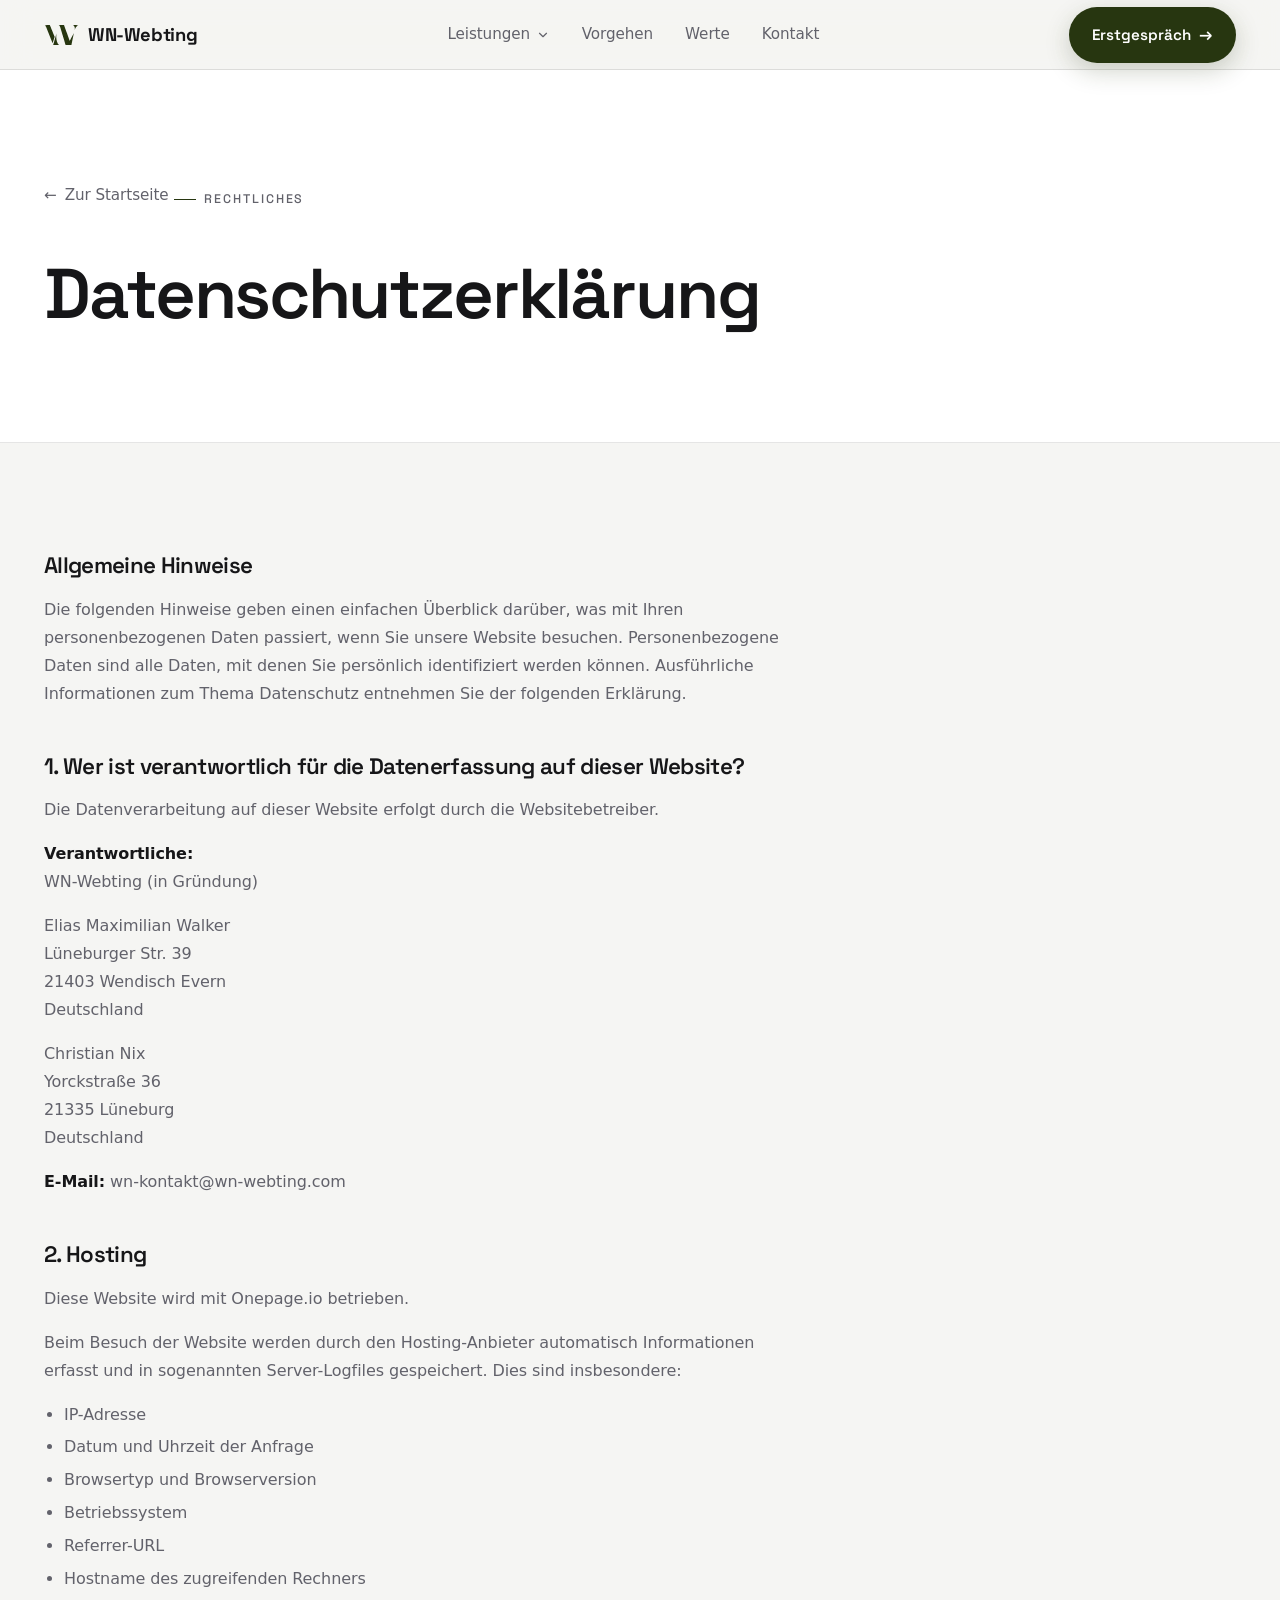
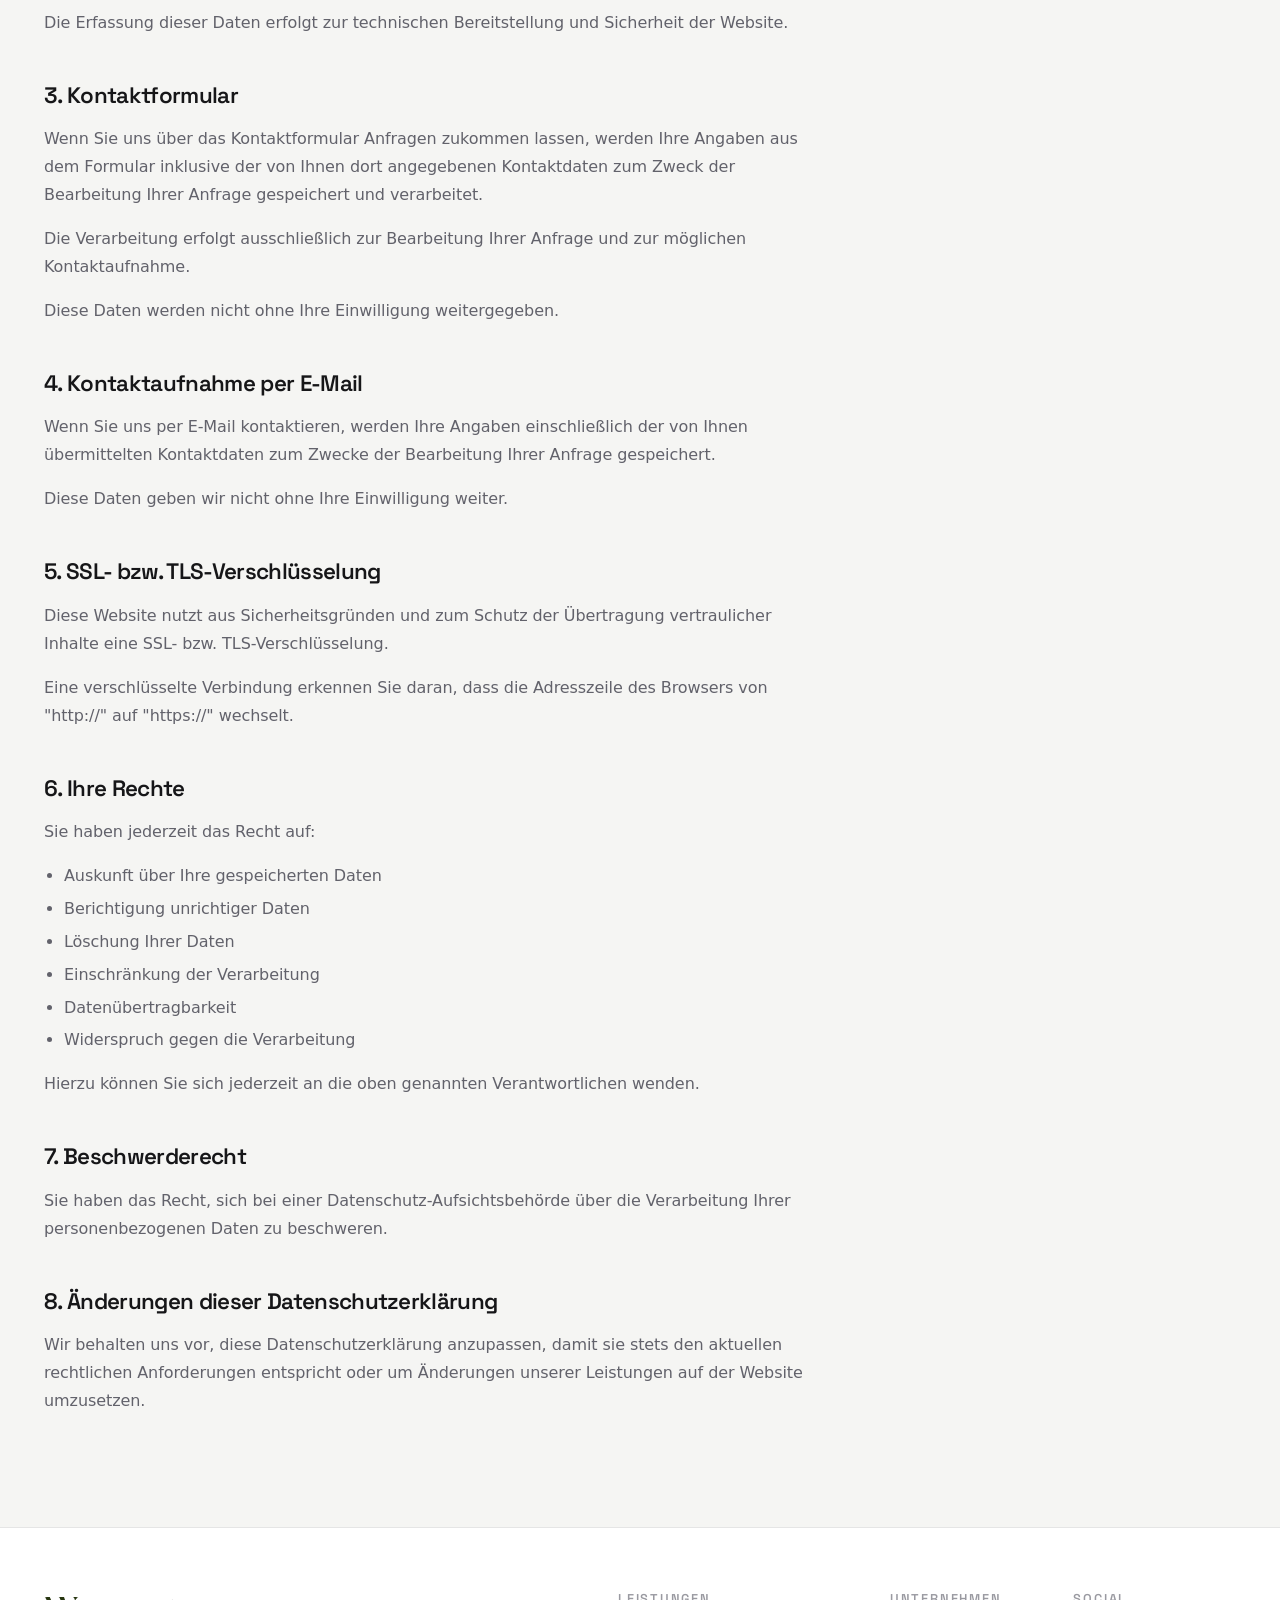
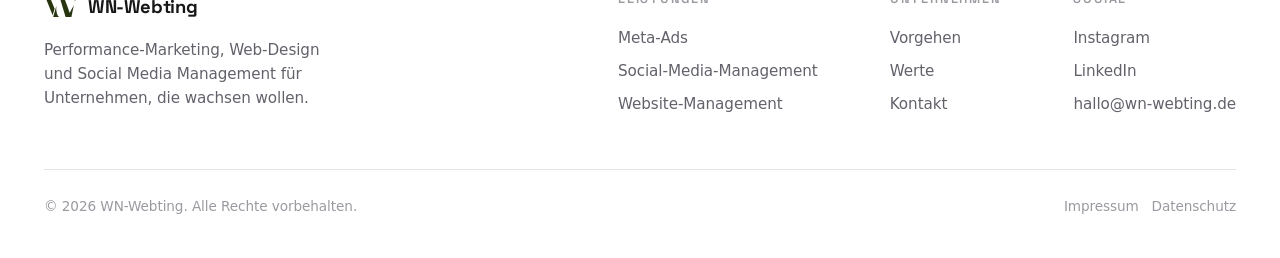
<file: datenschutz.html>
<!doctype html>
<html lang="de">
<head>
<meta charset="utf-8" />
<meta name="viewport" content="width=device-width, initial-scale=1" />
<title>Datenschutz | WN-Webting</title>
<meta name="description" content="Datenschutzerklärung von WN-Webting: welche Daten wir erheben und wie wir sie verarbeiten." />
<meta name="robots" content="noindex, nofollow" />
<link rel="preconnect" href="https://fonts.googleapis.com" />
<link rel="preconnect" href="https://fonts.gstatic.com" crossorigin />
<link href="https://fonts.googleapis.com/css2?family=Space+Grotesk:wght@400;500;600;700&display=swap" rel="stylesheet" />
<link rel="stylesheet" href="styles.css" />
</head>
<body>

<header class="nav">
  <div class="wrap">
    <a href="index.html" class="brand"><img class="brand-logo" src="logo.svg" alt="WN-Webting Logo" />WN-Webting</a>
    <nav class="nav-links">
      <div class="nav-item">
        <a href="index.html#leistungen">Leistungen <svg class="nav-chevron" viewBox="0 0 24 24" fill="none" stroke="currentColor" stroke-width="2" stroke-linecap="round" stroke-linejoin="round" aria-hidden="true"><path d="M6 9l6 6 6-6"/></svg></a>
        <div class="nav-dropdown">
          <a href="meta-ads.html">Meta-Ads</a>
          <a href="social-media-management.html">Social-Media-Management</a>
          <a href="website-management.html">Website-Management</a>
        </div>
      </div>
      <a href="index.html#vorgehen">Vorgehen</a>
      <a href="index.html#werte">Werte</a>
      <a href="index.html#kontakt">Kontakt</a>
    </nav>
    <div class="nav-cta">
      <a href="index.html#kontakt" class="btn btn-primary" data-magnetic>Erstgespräch <span class="btn-arrow">&rarr;</span></a>
    </div>
  </div>
</header>

<!-- PAGE HERO -->
<section class="page-hero">
  <div class="wrap">
    <a href="index.html" class="back-link"><span aria-hidden="true">&larr;</span> Zur Startseite</a>
    <span class="eyebrow">Rechtliches</span>
    <h1>Datenschutzerklärung</h1>
  </div>
</section>

<!-- LEGAL CONTENT -->
<section>
  <div class="wrap">
    <div class="legal-wrap">

      <div class="legal-block reveal">
        <h2>Allgemeine Hinweise</h2>
        <p>Die folgenden Hinweise geben einen einfachen Überblick darüber, was mit Ihren personenbezogenen Daten passiert, wenn Sie unsere Website besuchen. Personenbezogene Daten sind alle Daten, mit denen Sie persönlich identifiziert werden können. Ausführliche Informationen zum Thema Datenschutz entnehmen Sie der folgenden Erklärung.</p>
      </div>

      <div class="legal-block reveal">
        <h2>1. Wer ist verantwortlich für die Datenerfassung auf dieser Website?</h2>
        <p>Die Datenverarbeitung auf dieser Website erfolgt durch die Websitebetreiber.</p>
        <p>
          <strong>Verantwortliche:</strong><br />
          WN-Webting (in Gründung)
        </p>
        <p>
          Elias Maximilian Walker<br />
          Lüneburger Str. 39<br />
          21403 Wendisch Evern<br />
          Deutschland
        </p>
        <p>
          Christian Nix<br />
          Yorckstraße 36<br />
          21335 Lüneburg<br />
          Deutschland
        </p>
        <p><strong>E-Mail:</strong> wn-kontakt@wn-webting.com</p>
      </div>

      <div class="legal-block reveal">
        <h2>2. Hosting</h2>
        <p>Diese Website wird mit Onepage.io betrieben.</p>
        <p>Beim Besuch der Website werden durch den Hosting-Anbieter automatisch Informationen erfasst und in sogenannten Server-Logfiles gespeichert. Dies sind insbesondere:</p>
        <ul>
          <li>IP-Adresse</li>
          <li>Datum und Uhrzeit der Anfrage</li>
          <li>Browsertyp und Browserversion</li>
          <li>Betriebssystem</li>
          <li>Referrer-URL</li>
          <li>Hostname des zugreifenden Rechners</li>
        </ul>
        <p>Die Erfassung dieser Daten erfolgt zur technischen Bereitstellung und Sicherheit der Website.</p>
      </div>

      <div class="legal-block reveal">
        <h2>3. Kontaktformular</h2>
        <p>Wenn Sie uns über das Kontaktformular Anfragen zukommen lassen, werden Ihre Angaben aus dem Formular inklusive der von Ihnen dort angegebenen Kontaktdaten zum Zweck der Bearbeitung Ihrer Anfrage gespeichert und verarbeitet.</p>
        <p>Die Verarbeitung erfolgt ausschließlich zur Bearbeitung Ihrer Anfrage und zur möglichen Kontaktaufnahme.</p>
        <p>Diese Daten werden nicht ohne Ihre Einwilligung weitergegeben.</p>
      </div>

      <div class="legal-block reveal">
        <h2>4. Kontaktaufnahme per E-Mail</h2>
        <p>Wenn Sie uns per E-Mail kontaktieren, werden Ihre Angaben einschließlich der von Ihnen übermittelten Kontaktdaten zum Zwecke der Bearbeitung Ihrer Anfrage gespeichert.</p>
        <p>Diese Daten geben wir nicht ohne Ihre Einwilligung weiter.</p>
      </div>

      <div class="legal-block reveal">
        <h2>5. SSL- bzw. TLS-Verschlüsselung</h2>
        <p>Diese Website nutzt aus Sicherheitsgründen und zum Schutz der Übertragung vertraulicher Inhalte eine SSL- bzw. TLS-Verschlüsselung.</p>
        <p>Eine verschlüsselte Verbindung erkennen Sie daran, dass die Adresszeile des Browsers von "http://" auf "https://" wechselt.</p>
      </div>

      <div class="legal-block reveal">
        <h2>6. Ihre Rechte</h2>
        <p>Sie haben jederzeit das Recht auf:</p>
        <ul>
          <li>Auskunft über Ihre gespeicherten Daten</li>
          <li>Berichtigung unrichtiger Daten</li>
          <li>Löschung Ihrer Daten</li>
          <li>Einschränkung der Verarbeitung</li>
          <li>Datenübertragbarkeit</li>
          <li>Widerspruch gegen die Verarbeitung</li>
        </ul>
        <p>Hierzu können Sie sich jederzeit an die oben genannten Verantwortlichen wenden.</p>
      </div>

      <div class="legal-block reveal">
        <h2>7. Beschwerderecht</h2>
        <p>Sie haben das Recht, sich bei einer Datenschutz-Aufsichtsbehörde über die Verarbeitung Ihrer personenbezogenen Daten zu beschweren.</p>
      </div>

      <div class="legal-block reveal">
        <h2>8. Änderungen dieser Datenschutzerklärung</h2>
        <p>Wir behalten uns vor, diese Datenschutzerklärung anzupassen, damit sie stets den aktuellen rechtlichen Anforderungen entspricht oder um Änderungen unserer Leistungen auf der Website umzusetzen.</p>
      </div>

    </div>
  </div>
</section>

<footer>
  <div class="wrap">
    <div class="foot-top">
      <div class="foot-brand">
        <div class="brand"><img class="brand-logo" src="logo.svg" alt="WN-Webting Logo" />WN-Webting</div>
        <p>Performance-Marketing, Web-Design und Social Media Management für Unternehmen, die wachsen wollen.</p>
      </div>
      <div class="foot-cols">
        <div class="foot-col">
          <h4>Leistungen</h4>
          <a href="meta-ads.html">Meta-Ads</a>
          <a href="social-media-management.html">Social-Media-Management</a>
          <a href="website-management.html">Website-Management</a>
        </div>
        <div class="foot-col">
          <h4>Unternehmen</h4>
          <a href="index.html#vorgehen">Vorgehen</a>
          <a href="index.html#werte">Werte</a>
          <a href="index.html#kontakt">Kontakt</a>
        </div>
        <div class="foot-col">
          <h4>Social</h4>
          <a href="#" rel="noopener">Instagram</a>
          <a href="#" rel="noopener">LinkedIn</a>
          <a href="mailto:hallo@wn-webting.de">hallo@wn-webting.de</a>
        </div>
      </div>
    </div>
    <div class="foot-bottom">
      <span>&copy; 2026 WN-Webting. Alle Rechte vorbehalten.</span>
      <span><a href="impressum.html">Impressum</a> &nbsp; <a href="datenschutz.html">Datenschutz</a></span>
    </div>
  </div>
</footer>

<script src="app.js"></script>
</body>
</html>
</file>
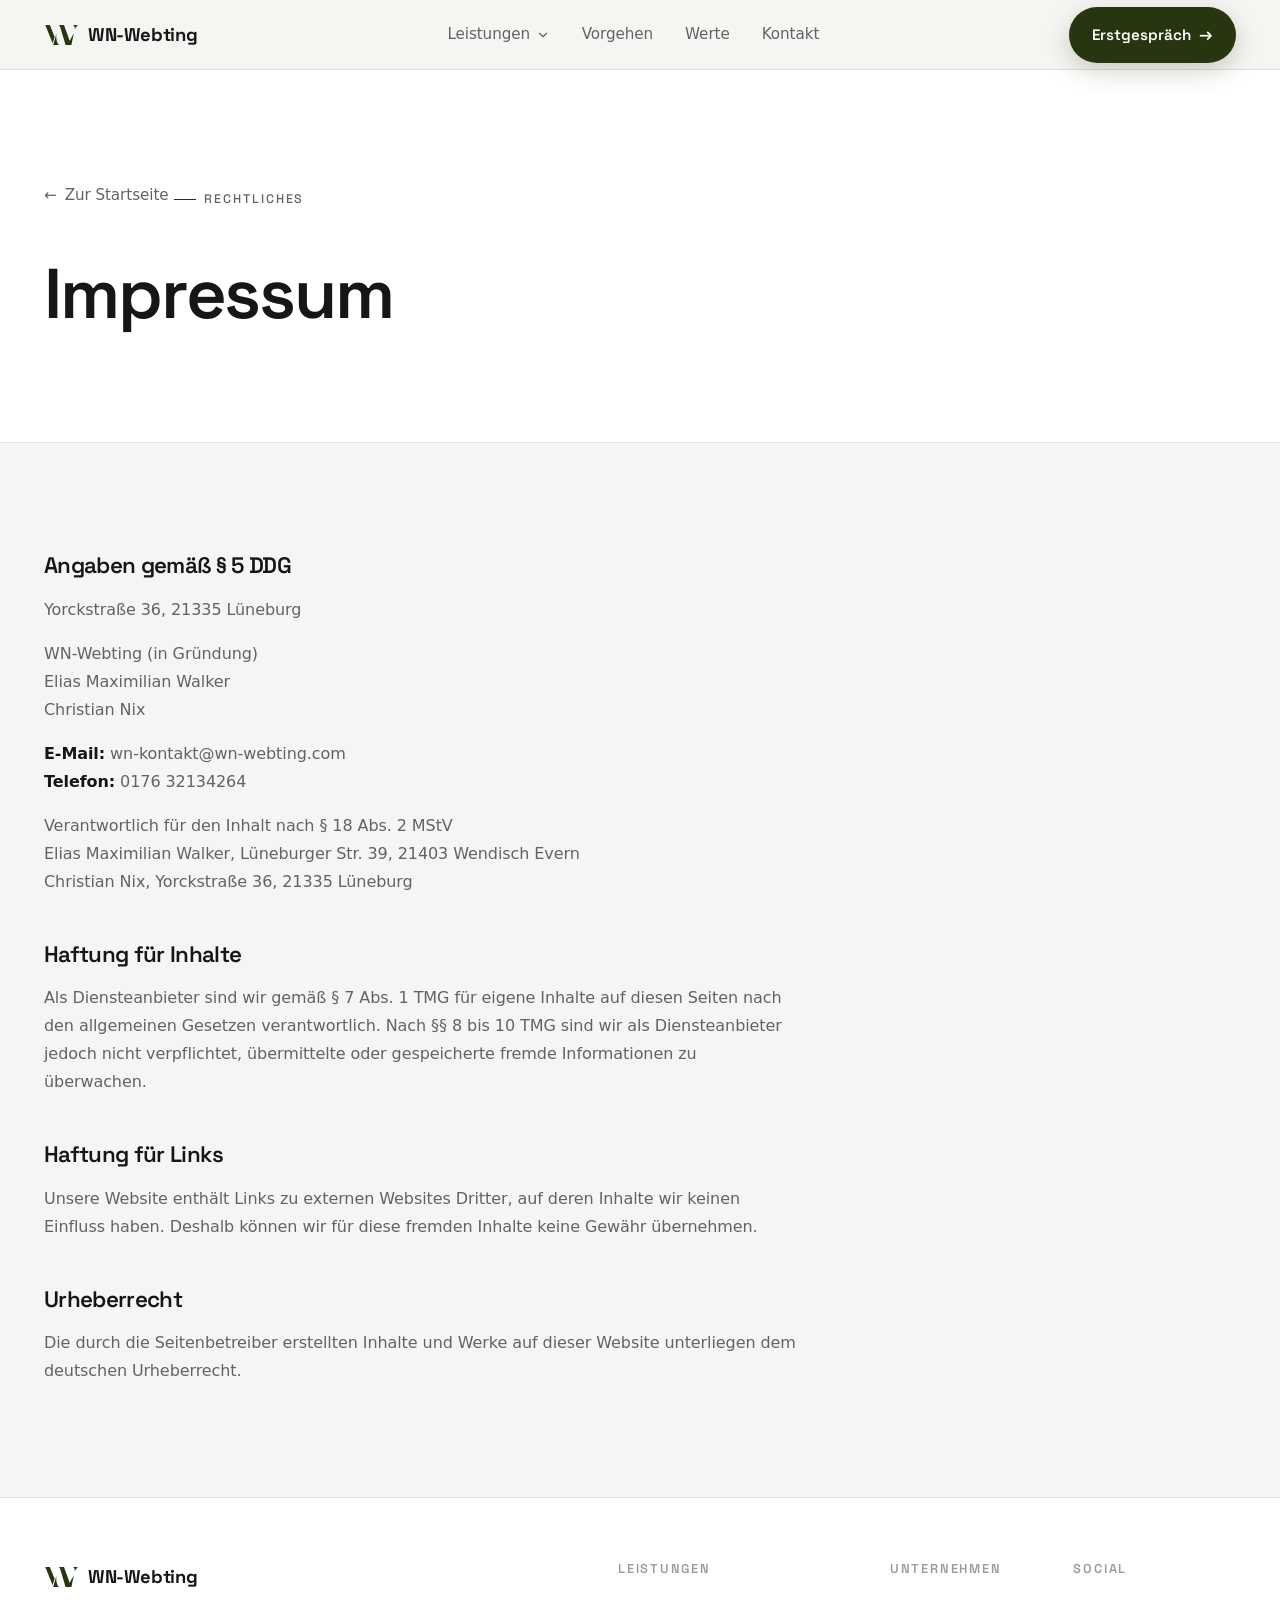
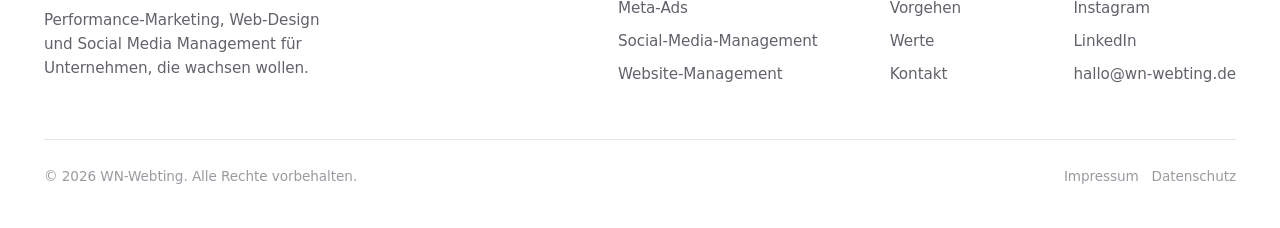
<file: impressum.html>
<!doctype html>
<html lang="de">
<head>
<meta charset="utf-8" />
<meta name="viewport" content="width=device-width, initial-scale=1" />
<title>Impressum | WN-Webting</title>
<meta name="description" content="Impressum von WN-Webting gemäß § 5 DDG." />
<meta name="robots" content="noindex, nofollow" />
<link rel="preconnect" href="https://fonts.googleapis.com" />
<link rel="preconnect" href="https://fonts.gstatic.com" crossorigin />
<link href="https://fonts.googleapis.com/css2?family=Space+Grotesk:wght@400;500;600;700&display=swap" rel="stylesheet" />
<link rel="stylesheet" href="styles.css" />
</head>
<body>

<header class="nav">
  <div class="wrap">
    <a href="index.html" class="brand"><img class="brand-logo" src="logo.svg" alt="WN-Webting Logo" />WN-Webting</a>
    <nav class="nav-links">
      <div class="nav-item">
        <a href="index.html#leistungen">Leistungen <svg class="nav-chevron" viewBox="0 0 24 24" fill="none" stroke="currentColor" stroke-width="2" stroke-linecap="round" stroke-linejoin="round" aria-hidden="true"><path d="M6 9l6 6 6-6"/></svg></a>
        <div class="nav-dropdown">
          <a href="meta-ads.html">Meta-Ads</a>
          <a href="social-media-management.html">Social-Media-Management</a>
          <a href="website-management.html">Website-Management</a>
        </div>
      </div>
      <a href="index.html#vorgehen">Vorgehen</a>
      <a href="index.html#werte">Werte</a>
      <a href="index.html#kontakt">Kontakt</a>
    </nav>
    <div class="nav-cta">
      <a href="index.html#kontakt" class="btn btn-primary" data-magnetic>Erstgespräch <span class="btn-arrow">&rarr;</span></a>
    </div>
  </div>
</header>

<!-- PAGE HERO -->
<section class="page-hero">
  <div class="wrap">
    <a href="index.html" class="back-link"><span aria-hidden="true">&larr;</span> Zur Startseite</a>
    <span class="eyebrow">Rechtliches</span>
    <h1>Impressum</h1>
  </div>
</section>

<!-- LEGAL CONTENT -->
<section>
  <div class="wrap">
    <div class="legal-wrap">

      <div class="legal-block reveal">
        <h2>Angaben gemäß § 5 DDG</h2>
        <p>Yorckstraße 36, 21335 Lüneburg</p>
        <p>
          WN-Webting (in Gründung)<br />
          Elias Maximilian Walker<br />
          Christian Nix
        </p>
        <p>
          <strong>E-Mail:</strong> wn-kontakt@wn-webting.com<br />
          <strong>Telefon:</strong> 0176 32134264
        </p>
        <p>
          Verantwortlich für den Inhalt nach § 18 Abs. 2 MStV<br />
          Elias Maximilian Walker, Lüneburger Str. 39, 21403 Wendisch Evern<br />
          Christian Nix, Yorckstraße 36, 21335 Lüneburg
        </p>
      </div>

      <div class="legal-block reveal">
        <h2>Haftung für Inhalte</h2>
        <p>Als Diensteanbieter sind wir gemäß § 7 Abs. 1 TMG für eigene Inhalte auf diesen Seiten nach den allgemeinen Gesetzen verantwortlich. Nach §§ 8 bis 10 TMG sind wir als Diensteanbieter jedoch nicht verpflichtet, übermittelte oder gespeicherte fremde Informationen zu überwachen.</p>
      </div>

      <div class="legal-block reveal">
        <h2>Haftung für Links</h2>
        <p>Unsere Website enthält Links zu externen Websites Dritter, auf deren Inhalte wir keinen Einfluss haben. Deshalb können wir für diese fremden Inhalte keine Gewähr übernehmen.</p>
      </div>

      <div class="legal-block reveal">
        <h2>Urheberrecht</h2>
        <p>Die durch die Seitenbetreiber erstellten Inhalte und Werke auf dieser Website unterliegen dem deutschen Urheberrecht.</p>
      </div>

    </div>
  </div>
</section>

<footer>
  <div class="wrap">
    <div class="foot-top">
      <div class="foot-brand">
        <div class="brand"><img class="brand-logo" src="logo.svg" alt="WN-Webting Logo" />WN-Webting</div>
        <p>Performance-Marketing, Web-Design und Social Media Management für Unternehmen, die wachsen wollen.</p>
      </div>
      <div class="foot-cols">
        <div class="foot-col">
          <h4>Leistungen</h4>
          <a href="meta-ads.html">Meta-Ads</a>
          <a href="social-media-management.html">Social-Media-Management</a>
          <a href="website-management.html">Website-Management</a>
        </div>
        <div class="foot-col">
          <h4>Unternehmen</h4>
          <a href="index.html#vorgehen">Vorgehen</a>
          <a href="index.html#werte">Werte</a>
          <a href="index.html#kontakt">Kontakt</a>
        </div>
        <div class="foot-col">
          <h4>Social</h4>
          <a href="#" rel="noopener">Instagram</a>
          <a href="#" rel="noopener">LinkedIn</a>
          <a href="mailto:hallo@wn-webting.de">hallo@wn-webting.de</a>
        </div>
      </div>
    </div>
    <div class="foot-bottom">
      <span>&copy; 2026 WN-Webting. Alle Rechte vorbehalten.</span>
      <span><a href="impressum.html">Impressum</a> &nbsp; <a href="datenschutz.html">Datenschutz</a></span>
    </div>
  </div>
</footer>

<script src="app.js"></script>
</body>
</html>
</file>
<file: styles.css>
/* ============================================================
   WN-Webting - shared design system (used by all pages)
   Theme lock: LIGHT for the whole site.
   Accent lock: ONE accent (dark olive green #273610) for all action colors.
   Shape rule: media/surfaces = 16px, buttons = pill, inputs = 10px.
   Fonts: Space Grotesk (display) + system sans (body).
   ============================================================ */

:root{
  --bg:        #f5f5f3;   /* clean warm off-white */
  --bg-2:      #ffffff;   /* elevated surface / cards */
  --bg-3:      #ecebe7;   /* tinted band */
  --text:      #161618;
  --muted:     #62626b;
  --muted-2:   #9a9aa1;
  --line:      rgba(0,0,0,.10);
  --line-2:    rgba(0,0,0,.15);
  --accent:    #273610;   /* standout action color - single accent */
  --accent-hover:#34481a;
  --accent-ink:#ffffff;   /* text ON the accent */
  --radius:    16px;
  --radius-sm: 10px;
  --maxw:      1240px;
  --ease:      cubic-bezier(.16,1,.3,1);
  --sans:      system-ui, -apple-system, "Segoe UI", Roboto, Helvetica, Arial, sans-serif;
  --display:   "Space Grotesk", var(--sans);
}

*{ box-sizing:border-box; }
html{ scroll-behavior:smooth; -webkit-text-size-adjust:100%; }
body{
  margin:0;
  background:var(--bg);
  color:var(--text);
  font-family:var(--sans);
  font-size:16px;
  line-height:1.6;
  letter-spacing:-.005em;
  -webkit-font-smoothing:antialiased;
  overflow-x:hidden;
}
h1,h2,h3,h4{ font-family:var(--display); font-weight:600; line-height:1.02; letter-spacing:-.03em; margin:0; }
p{ margin:0; }
a{ color:inherit; text-decoration:none; }
img{ display:block; max-width:100%; }
.wrap{ width:100%; max-width:var(--maxw); margin:0 auto; padding:0 24px; }
.muted{ color:var(--muted); }
.accent{ color:var(--accent); }

/* ---------- buttons (pill) ---------- */
.btn{
  display:inline-flex; align-items:center; gap:.55rem;
  font-family:var(--display); font-weight:600; font-size:.95rem;
  padding:.85rem 1.4rem; border-radius:999px;
  border:1px solid transparent; cursor:pointer;
  transition:transform .18s var(--ease), background .2s var(--ease), color .2s var(--ease), border-color .2s var(--ease);
  will-change:transform; white-space:nowrap;
}
.btn:active{ transform:translateY(1px) scale(.985); }
.btn-primary{ background:var(--accent); color:var(--accent-ink); box-shadow:0 8px 24px rgba(39,54,16,.22); }
.btn-primary:hover{ background:var(--accent-hover); }
.btn-ghost{ background:transparent; color:var(--text); border-color:var(--line-2); }
.btn-ghost:hover{ border-color:var(--text); }
.btn-arrow{ font-size:1.1em; transition:transform .2s var(--ease); }
.btn:hover .btn-arrow{ transform:translateX(3px); }

/* eyebrow (rationed: max 1 per 3 sections) */
.eyebrow{
  display:inline-flex; align-items:center; gap:.5rem;
  font-family:var(--display); font-size:.78rem; font-weight:500;
  letter-spacing:.16em; text-transform:uppercase; color:var(--muted);
}
.eyebrow::before{ content:""; width:22px; height:1px; background:var(--accent); }

/* ---------- nav ---------- */
header.nav{
  position:sticky; top:0; z-index:50; height:70px;
  display:flex; align-items:center;
  background:rgba(245,245,243,.78);
  backdrop-filter:blur(14px) saturate(140%);
  -webkit-backdrop-filter:blur(14px) saturate(140%);
  border-bottom:1px solid var(--line);
}
.nav .wrap{ display:flex; align-items:center; justify-content:space-between; gap:1.5rem; }
.brand{ font-family:var(--display); font-weight:700; font-size:1.15rem; letter-spacing:-.02em; display:flex; align-items:center; gap:.55rem; }
.brand .dot{ width:9px; height:9px; border-radius:999px; background:var(--accent); box-shadow:0 0 12px rgba(39,54,16,.6); flex:0 0 auto; }
.brand-logo{ height:20px; width:auto; flex:0 0 auto; border-radius:3px; display:block; }
.nav-links{ display:flex; align-items:center; gap:2rem; }
.nav-links a{ font-size:.95rem; color:var(--muted); transition:color .2s var(--ease); }
.nav-links a:hover{ color:var(--text); }
.nav-cta{ display:flex; align-items:center; gap:1rem; }

/* ---------- nav dropdown (hover to reveal service subpages) ---------- */
.nav-item{ position:relative; display:flex; align-items:center; }
.nav-item > a{ display:flex; align-items:center; gap:.35rem; }
.nav-chevron{ width:14px; height:14px; transition:transform .2s var(--ease); }
.nav-item:hover .nav-chevron{ transform:rotate(180deg); }
/* invisible bridge: keeps the item "hovered" while the cursor crosses the
   gap between the link and the dropdown, so the menu doesn't close early. */
.nav-item::after{
  content:""; position:absolute; top:100%; left:50%; transform:translateX(-50%);
  width:240px; height:14px;
}
.nav-dropdown{
  position:absolute; top:calc(100% + 10px); left:50%; transform:translate(-50%, 4px);
  min-width:230px; padding:6px;
  background:rgba(245,245,243,.7);
  backdrop-filter:blur(20px) saturate(160%);
  -webkit-backdrop-filter:blur(20px) saturate(160%);
  border:1px solid rgba(0,0,0,.06); border-radius:var(--radius-sm);
  box-shadow:0 16px 40px rgba(0,0,0,.07);
  display:flex; flex-direction:column; gap:1px;
  opacity:0; visibility:hidden; pointer-events:none;
  transition:opacity .16s var(--ease), transform .16s var(--ease), visibility .16s;
  z-index:60;
}
.nav-item:hover .nav-dropdown,
.nav-dropdown:hover{
  opacity:1; visibility:visible; pointer-events:auto; transform:translate(-50%, 0);
}
.nav-dropdown a{
  font-size:.88rem; font-weight:500; color:var(--muted); padding:.6rem .75rem; border-radius:7px;
  transition:background .15s var(--ease), color .15s var(--ease);
}
.nav-dropdown a:hover{ background:rgba(0,0,0,.05); color:var(--text); }

/* ---------- hero (scroll-morph image field, centered composition) ---------- */
.hero{ position:relative; height:100dvh; min-height:640px; overflow:hidden; }
.hero-stage{ position:absolute; inset:0; z-index:1; }
.hero-card{
  position:absolute; left:50%; top:50%;
  width:64px; height:90px; margin:-45px 0 0 -32px;
  border-radius:12px; overflow:hidden; will-change:transform,opacity;
  box-shadow:0 10px 26px rgba(0,0,0,.14); background:#ddd;
}
.hero-card img{ width:100%; height:100%; object-fit:cover; filter:grayscale(1) contrast(1.03); }
.hero-card::after{ content:""; position:absolute; inset:0; background:rgba(39,54,16,.06); }

.hero-center{
  position:absolute; inset:0; z-index:10; pointer-events:none;
  display:flex; flex-direction:column; align-items:center; justify-content:center;
  text-align:center; padding:0 24px;
}
/* soft spotlight scrim: keeps copy readable above the image ring on every screen.
   z-index:-1 sits above the card stage (z1) but below the hero text. */
.hero-center::before{
  content:""; position:absolute; left:50%; top:50%; transform:translate(-50%,-50%);
  width:min(760px,94vw); height:min(560px,72vh); z-index:-1; pointer-events:none;
  background:radial-gradient(closest-side, var(--bg) 46%, rgba(245,245,243,.7) 66%, rgba(245,245,243,0) 82%);
  filter:blur(6px);
}
.hero-center > *{ pointer-events:auto; }
.hero-center .eyebrow{ justify-content:center; }
.hero h1{ font-size:clamp(2.6rem, 6.4vw, 5rem); margin:1.2rem 0 0; max-width:16ch; }
.hero h1 em{ font-style:italic; color:var(--accent); }
.hero-sub{ font-size:1.12rem; color:var(--muted); margin:1.3rem auto 0; max-width:38ch; }
.hero-actions{ display:flex; gap:.9rem; margin-top:2rem; flex-wrap:wrap; justify-content:center; }

/* ---------- logo marquee (the ONE marquee on the page) ---------- */
.proof{ border-top:1px solid var(--line); border-bottom:1px solid var(--line); padding:34px 0; background:var(--bg-2); }
.proof-label{ text-align:center; font-size:.85rem; color:var(--muted-2); margin-bottom:22px; }
.marquee{ position:relative; overflow:hidden; -webkit-mask-image:linear-gradient(90deg, transparent, #000 12%, #000 88%, transparent); mask-image:linear-gradient(90deg, transparent, #000 12%, #000 88%, transparent); }
.marquee-track{ display:flex; gap:64px; width:max-content; animation:scroll 34s linear infinite; }
.marquee:hover .marquee-track{ animation-play-state:paused; }
.marquee img{ height:26px; opacity:.5; filter:grayscale(1); transition:opacity .2s var(--ease); }
.marquee img:hover{ opacity:1; }
@keyframes scroll{ to{ transform:translateX(-50%); } }

/* ---------- section shell ---------- */
section:not(.hero){ padding:112px 0; }
.sec-head{ max-width:60ch; margin-bottom:56px; }
.sec-head h2{ font-size:clamp(2rem, 4vw, 3.1rem); margin-top:1rem; }
.sec-head p{ color:var(--muted); margin-top:1.1rem; font-size:1.08rem; }

/* ---------- services (3 cards: image, title, text, button) ---------- */
.services-grid{ display:grid; grid-template-columns:repeat(3,1fr); gap:28px; }
.service-card{ display:flex; flex-direction:column; }
.service-media{ border-radius:var(--radius); overflow:hidden; aspect-ratio:16/11; margin-bottom:26px; background:var(--bg-3); }
.service-media img{ width:100%; height:100%; object-fit:cover; transition:transform .6s var(--ease); }
.service-card:hover .service-media img{ transform:scale(1.03); }
.photo-muted{ filter:grayscale(0.9) contrast(1.05) brightness(0.97); }
.service-card h3{ font-size:1.65rem; margin:0 0 1rem; }
.service-card p{ color:var(--muted); font-size:1rem; flex:1 0 auto; }
.service-card .btn{ margin-top:1.8rem; align-self:flex-start; }

/* ---------- results band (full-width metrics, no cards) ---------- */
.results{ background:var(--bg-3); border-top:1px solid var(--line); border-bottom:1px solid var(--line); }
.metrics{ display:grid; grid-template-columns:repeat(4,1fr); gap:0; }
.metric{ padding:14px 28px 14px 0; border-right:1px solid var(--line); }
.metric:last-child{ border-right:none; }
.metric b{ font-family:var(--display); font-weight:600; font-size:clamp(2.6rem,5vw,3.8rem); line-height:1; display:block; letter-spacing:-.04em; }
.metric span{ display:block; margin-top:.7rem; color:var(--muted); font-size:.98rem; }
.results-note{ margin-top:34px; font-size:.82rem; color:var(--muted-2); }

/* ---------- process (4 numbered cards with icon) ---------- */
.process-grid{ display:grid; grid-template-columns:repeat(4,1fr); gap:22px; }
.pstep{
  background:var(--bg-2); border:1px solid var(--line); border-radius:var(--radius);
  padding:34px 28px;
  transition:transform .25s var(--ease), box-shadow .25s var(--ease);
}
.pstep:hover{ transform:translateY(-3px); box-shadow:0 18px 40px rgba(0,0,0,.06); }
.pstep-n{ font-family:var(--display); font-size:2.2rem; font-weight:700; letter-spacing:-.04em; }
.icon-tile{
  width:56px; height:56px; border-radius:14px; background:var(--bg-3);
  display:flex; align-items:center; justify-content:center; margin:24px 0 20px;
  color:var(--text);
}
.icon-tile svg{ width:26px; height:26px; }
.pstep h3{ font-size:1.35rem; margin:0 0 .7rem; }
.pstep p{ color:var(--muted); font-size:.98rem; }

/* ---------- values (left headline + 2x2 card grid) ---------- */
.values-layout{ display:grid; grid-template-columns:1fr 1.15fr; gap:64px; align-items:start; }
.values-head h2{ font-size:clamp(2rem,4vw,3.1rem); }
.values-head p{ color:var(--muted); margin-top:1.2rem; font-size:1.08rem; max-width:44ch; }
.values-grid{ display:grid; grid-template-columns:1fr 1fr; gap:20px; }
.value-card{
  background:var(--bg-2); border:1px solid var(--line); border-radius:var(--radius);
  padding:32px 28px;
  transition:transform .25s var(--ease), box-shadow .25s var(--ease);
}
.value-card:hover{ transform:translateY(-3px); box-shadow:0 18px 40px rgba(0,0,0,.06); }
.value-card .icon-tile{ margin:0 0 20px; }
.value-card h3{ font-size:1.25rem; margin:0 0 .7rem; }
.value-card p{ color:var(--muted); font-size:.95rem; }

/* ---------- CTA + form ---------- */
.cta-inner{
  border:1px solid var(--line-2); border-radius:calc(var(--radius) + 6px);
  background:
    radial-gradient(120% 120% at 100% 0%, rgba(39,54,16,.08), transparent 55%),
    var(--bg-2);
  padding:64px; display:grid; grid-template-columns:1fr 1fr; gap:56px; align-items:center;
}
.cta-inner h2{ font-size:clamp(2rem,4vw,3rem); }
.cta-inner p{ color:var(--muted); margin-top:1.2rem; max-width:40ch; }
form{ display:grid; gap:18px; }
.field{ display:grid; gap:8px; }
.field label{ font-size:.86rem; color:var(--text); font-family:var(--display); font-weight:500; }
.field input, .field textarea, .field select{
  width:100%; background:var(--bg); border:1px solid var(--line-2); color:var(--text);
  border-radius:var(--radius-sm); padding:.85rem 1rem; font-family:var(--sans); font-size:1rem;
  transition:border-color .2s var(--ease), box-shadow .2s var(--ease);
}
.field input::placeholder, .field textarea::placeholder{ color:var(--muted-2); }
.field input:focus, .field textarea:focus, .field select:focus{ outline:none; border-color:var(--accent); box-shadow:0 0 0 3px rgba(39,54,16,.15); }
.field textarea{ min-height:96px; resize:vertical; }
form .btn-primary{ justify-content:center; margin-top:4px; }
.form-note{ font-size:.8rem; color:var(--muted-2); text-align:center; }
.form-ok{ display:none; padding:1rem; border:1px solid var(--accent); border-radius:var(--radius-sm); color:var(--accent); font-family:var(--display); text-align:center; }

/* ---------- footer ---------- */
footer{ border-top:1px solid var(--line); padding:64px 0 40px; background:var(--bg-2); }
.foot-top{ display:flex; justify-content:space-between; gap:40px; flex-wrap:wrap; margin-bottom:48px; }
.foot-brand{ max-width:30ch; }
.foot-brand p{ color:var(--muted); margin-top:1rem; font-size:.95rem; }
.foot-cols{ display:flex; gap:72px; flex-wrap:wrap; }
.foot-col h4{ font-size:.8rem; text-transform:uppercase; letter-spacing:.14em; color:var(--muted-2); font-family:var(--display); font-weight:600; margin-bottom:1rem; }
.foot-col a{ display:block; color:var(--muted); font-size:.95rem; padding:.28rem 0; transition:color .2s var(--ease); }
.foot-col a:hover{ color:var(--text); }
.foot-bottom{ display:flex; justify-content:space-between; gap:20px; flex-wrap:wrap; padding-top:26px; border-top:1px solid var(--line); color:var(--muted-2); font-size:.85rem; }

/* ---------- scroll reveal ---------- */
.reveal{ opacity:0; transform:translateY(26px); transition:opacity .7s var(--ease), transform .7s var(--ease); }
.reveal.in{ opacity:1; transform:none; }

/* ============================================================
   SUBPAGE STYLES (service detail pages)
   ============================================================ */

/* page hero (no ring animation - a clean editorial banner) */
.page-hero{ position:relative; padding:72px 0 40px; background:var(--bg-2); border-bottom:1px solid var(--line); }
.back-link{ display:inline-flex; align-items:center; gap:.5rem; color:var(--muted); font-size:.95rem; margin-bottom:2rem; transition:color .2s var(--ease); }
.back-link:hover{ color:var(--text); }
.page-hero h1{ font-size:clamp(2.6rem,6vw,4.4rem); margin:1.2rem 0 0; max-width:16ch; }
.page-hero .lead{ font-size:1.2rem; color:var(--muted); margin-top:1.5rem; max-width:56ch; }
.page-hero .hero-actions{ justify-content:flex-start; margin-top:2.4rem; }

/* ---------- page-hero video background (opt-in via modifier; used on the
   Meta-Ads, Website-Management and Social-Media-Management hero sections) ---------- */
.page-hero--video{ overflow:hidden; border-bottom-color:transparent; }
.hero-video-wrap{
  position:absolute; inset:0; z-index:0; overflow:hidden; pointer-events:none;
}
.hero-video{
  position:absolute; inset:0; width:100%; height:100%;
  object-fit:cover; transform:translateZ(0); backface-visibility:hidden;
}
.hero-video-overlay{
  position:absolute; inset:0;
  background:linear-gradient(
    to bottom,
    rgba(255,255,255,.15) 0%,
    rgba(255,255,255,.05) 50%,
    rgba(255,255,255,.35) 100%
  );
}
/* Soft corner patch that hides the source clips' bottom-right watermark.
   Radial + generous size so it still covers the mark across breakpoints,
   without reading as an obvious box -- it just blends into the overlay. */
.hero-video-watermark-mask{
  position:absolute; right:0; bottom:0;
  width:min(28%, 320px); height:min(26%, 240px);
  min-width:160px; min-height:120px;
  background:radial-gradient(circle at 100% 100%, rgba(245,245,243,.98) 0%, rgba(245,245,243,.98) 60%, rgba(245,245,243,0) 88%);
}
.page-hero--video .wrap{ position:relative; z-index:2; }
/* video-bg pages read fine as dark text on the light overlay; no color changes needed */

@media (prefers-reduced-motion: reduce){
  .hero-video{ transform:none !important; opacity:1 !important; }
}

/* detail (rich text) section: two-column intro + content */
.detail-grid{ display:grid; grid-template-columns:1fr 1.1fr; gap:64px; align-items:start; }
.detail-copy h2{ font-size:clamp(1.8rem,3.4vw,2.6rem); }
.detail-copy p{ color:var(--muted); margin-top:1.2rem; font-size:1.06rem; }
.detail-copy p + p{ margin-top:1rem; }

/* what's included: checklist */
.check-list{ list-style:none; padding:0; margin:0; display:grid; gap:16px; }
.check-list li{ display:flex; gap:14px; align-items:flex-start; }
.check-list .tick{
  flex:0 0 auto; width:26px; height:26px; border-radius:999px;
  background:var(--accent); color:#fff; display:flex; align-items:center; justify-content:center; margin-top:2px;
}
.check-list .tick svg{ width:15px; height:15px; }
.check-list b{ display:block; font-family:var(--display); font-weight:600; font-size:1.05rem; }
.check-list span{ color:var(--muted); font-size:.98rem; }

/* deliverables grid (cards) */
.feature-grid{ display:grid; grid-template-columns:repeat(3,1fr); gap:20px; }
.feature-card{ background:var(--bg-2); border:1px solid var(--line); border-radius:var(--radius); padding:30px 26px; }
.feature-card .icon-tile{ margin:0 0 18px; }
.feature-card h3{ font-size:1.2rem; margin:0 0 .6rem; }
.feature-card p{ color:var(--muted); font-size:.96rem; }

/* faq */
.faq{ display:grid; gap:0; border-top:1px solid var(--line); max-width:820px; }
.faq details{ border-bottom:1px solid var(--line); padding:22px 0; }
.faq summary{ font-family:var(--display); font-weight:600; font-size:1.15rem; cursor:pointer; list-style:none; display:flex; justify-content:space-between; gap:1rem; }
.faq summary::-webkit-details-marker{ display:none; }
.faq summary::after{ content:"+"; color:var(--accent); font-size:1.4rem; line-height:1; transition:transform .2s var(--ease); }
.faq details[open] summary::after{ transform:rotate(45deg); }
.faq p{ color:var(--muted); margin-top:.9rem; max-width:70ch; }

/* contact section for a single service */
.service-contact{ background:var(--bg-3); border-top:1px solid var(--line); }
.contact-badge{
  display:inline-flex; align-items:center; gap:.55rem; background:var(--bg-2);
  border:1px solid var(--line-2); border-radius:999px; padding:.4rem .9rem;
  font-family:var(--display); font-weight:600; font-size:.85rem; margin-bottom:1.4rem;
}
.contact-badge .dot{ width:8px; height:8px; border-radius:999px; background:var(--accent); }

/* ---------- legal pages (Impressum, Datenschutz) ---------- */
.legal-wrap{ max-width:760px; }
.legal-wrap h2{ font-size:1.4rem; margin:0 0 1.1rem; }
.legal-block{ margin-bottom:3rem; }
.legal-block:last-child{ margin-bottom:0; }
.legal-wrap p{ color:var(--muted); font-size:1rem; line-height:1.75; margin-bottom:1rem; }
.legal-wrap p:last-child{ margin-bottom:0; }
.legal-wrap ul{ margin:0 0 1rem; padding-left:1.25rem; color:var(--muted); line-height:1.75; }
.legal-wrap li{ margin-bottom:.3rem; }
.legal-wrap strong{ color:var(--text); font-weight:600; }

/* ---------- responsive ---------- */
@media (max-width:960px){
  .nav-links{ display:none; }
  .hero h1{ font-size:clamp(2.2rem,9vw,3.4rem); }
  .bento{ grid-template-columns:1fr; }
  .cell.lead{ grid-row:auto; }
  .metrics{ grid-template-columns:1fr 1fr; gap:1px; background:var(--line); }
  .metric{ background:var(--bg-3); padding:26px; border:none; }
  .services-grid{ grid-template-columns:1fr; }
  .process-grid{ grid-template-columns:1fr 1fr; }
  .values-layout{ grid-template-columns:1fr; gap:40px; }
  .cta-inner{ grid-template-columns:1fr; padding:36px 26px; gap:32px; }
  .detail-grid{ grid-template-columns:1fr; gap:36px; }
  .feature-grid{ grid-template-columns:1fr 1fr; }
}
@media (max-width:520px){
  .wrap{ padding:0 18px; }
  section:not(.hero){ padding:80px 0; }
  .metrics{ grid-template-columns:1fr; }
  .process-grid{ grid-template-columns:1fr; }
  .values-grid{ grid-template-columns:1fr; }
  .feature-grid{ grid-template-columns:1fr; }
}

/* ---------- reduced motion ---------- */
@media (prefers-reduced-motion:reduce){
  *{ animation-duration:.001ms !important; animation-iteration-count:1 !important; transition-duration:.001ms !important; scroll-behavior:auto !important; }
  .reveal{ opacity:1; transform:none; }
  .marquee-track{ animation:none; }
}
</file>
